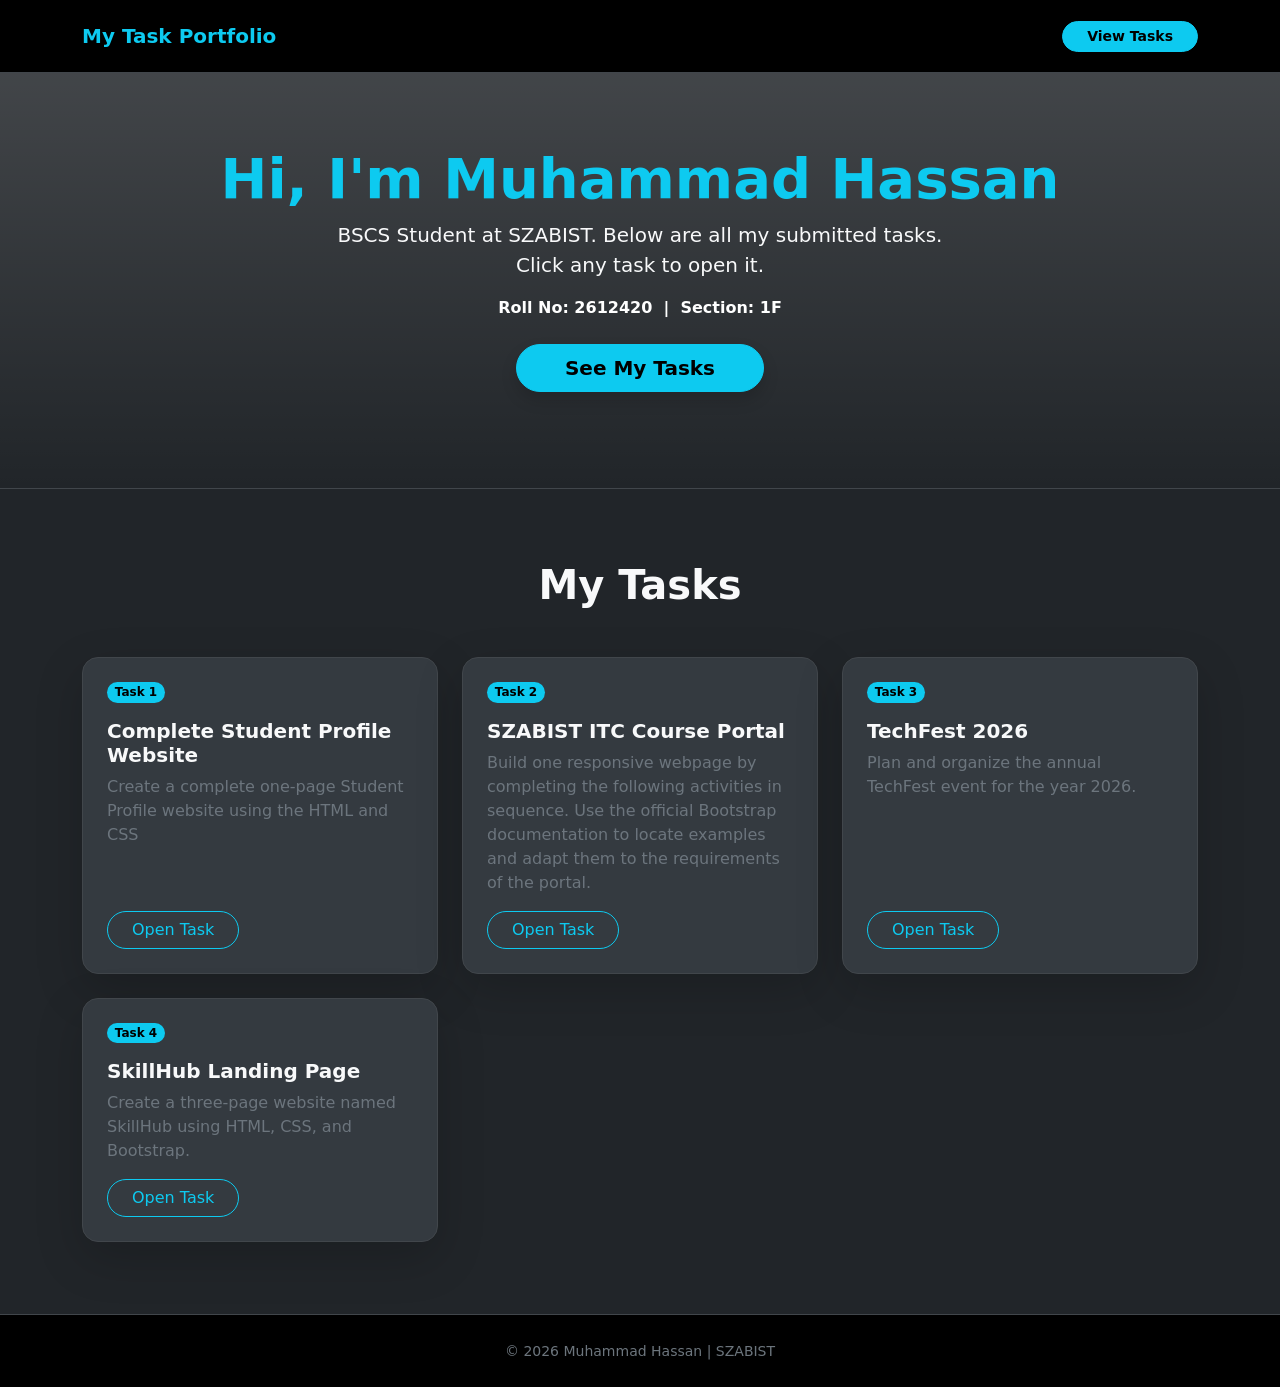
<file: index.html>
<!DOCTYPE html>
<html lang="en" data-bs-theme="dark">

<head>
    <meta charset="UTF-8">
    <meta name="viewport" content="width=device-width, initial-scale=1.0">
    <title>Muhammad Hassan | Szabist Practicals</title>
    <link rel="stylesheet" href="https://cdn.jsdelivr.net/npm/bootstrap@5.3.8/dist/css/bootstrap.min.css">
</head>

<body class="bg-body text-body">

    <nav class="navbar bg-black sticky-top border-bottom border-secondary-subtle py-3" data-bs-theme="dark">
        <div class="container">
            <a class="navbar-brand fw-bold text-info" href="#">My Task Portfolio</a>
            <a href="#tasks" class="btn btn-info btn-sm rounded-pill px-4 fw-semibold">View Tasks</a>
        </div>
    </nav>

    <section class="bg-dark bg-gradient text-white text-center py-5 px-3 border-bottom border-secondary-subtle">
        <h1 class="display-4 fw-bolder mt-4 text-info">Hi, I'm Muhammad Hassan</h1>
        <p class="lead mx-auto col-12 col-md-8 col-lg-6 text-light">
            BSCS Student at SZABIST. Below are all my submitted tasks. Click any task to open it.
        </p>
        <p class="text-white fw-semibold mb-4">Roll No: 2612420 &nbsp;|&nbsp; Section: 1F</p>
        <a href="#tasks" class="btn btn-info btn-lg rounded-pill px-5 fw-semibold shadow mb-5">See My Tasks</a>
    </section>

    <section id="tasks" class="container my-5 py-4">
        <h2 class="text-center fw-bold display-6 mb-5 text-light">My Tasks</h2>

        <div class="row g-4">
            <div class="col-12 col-md-6 col-lg-4">
                <div class="card h-100 bg-body-secondary border border-secondary-subtle shadow-lg rounded-4">
                    <div class="card-body p-4 d-flex flex-column">
                        <span class="badge text-bg-info rounded-pill align-self-start mb-3">Task 1</span>
                        <h5 class="card-title fw-bold text-light">Complete Student Profile Website</h5>
                        <p class="card-text text-secondary">Create a complete one-page Student Profile website using the
                            HTML and CSS</p>
                        <a href="Student-Profile-Website.html"
                            class="btn btn-outline-info rounded-pill px-4 mt-auto align-self-start" target="_blank">Open
                            Task</a>
                    </div>
                </div>
            </div>
            <div class="col-12 col-md-6 col-lg-4">
                <div class="card h-100 bg-body-secondary border border-secondary-subtle shadow-lg rounded-4">
                    <div class="card-body p-4 d-flex flex-column">
                        <span class="badge text-bg-info rounded-pill align-self-start mb-3">Task 2</span>
                        <h5 class="card-title fw-bold text-light">SZABIST ITC Course Portal</h5>
                        <p class="card-text text-secondary">Build one responsive webpage by completing the following
                            activities in sequence. Use the official Bootstrap
                            documentation to locate examples and adapt them to the requirements of the portal.</p>
                        <a href="Szabist-ITC-Portal.html"
                            class="btn btn-outline-info rounded-pill px-4 mt-auto align-self-start" target="_blank">Open
                            Task</a>
                    </div>
                </div>
            </div>
            <div class="col-12 col-md-6 col-lg-4">
                <div class="card h-100 bg-body-secondary border border-secondary-subtle shadow-lg rounded-4">
                    <div class="card-body p-4 d-flex flex-column">
                        <span class="badge text-bg-info rounded-pill align-self-start mb-3">Task 3</span>
                        <h5 class="card-title fw-bold text-light">TechFest 2026</h5>
                        <p class="card-text text-secondary">Plan and organize the annual TechFest event for the year
                            2026.</p>
                        <a href="TechFest-2026.html"
                            class="btn btn-outline-info rounded-pill px-4 mt-auto align-self-start" target="_blank">Open
                            Task</a>
                    </div>
                </div>
            </div>
            <div class="col-12 col-md-6 col-lg-4">
                <div class="card h-100 bg-body-secondary border border-secondary-subtle shadow-lg rounded-4">
                    <div class="card-body p-4 d-flex flex-column">
                        <span class="badge text-bg-info rounded-pill align-self-start mb-3">Task 4</span>
                        <h5 class="card-title fw-bold text-light">SkillHub Landing Page</h5>
                        <p class="card-text text-secondary">Create a three-page website named SkillHub using HTML, CSS,
                            and Bootstrap.</p>
                        <a href="SkillHub/main.html" class="btn btn-outline-info rounded-pill px-4 mt-auto align-self-start" target="_blank">Open Task</a>
                    </div>
                </div>
            </div>
        </div>
    </section>
    <footer class="bg-black text-secondary text-center py-4 border-top border-secondary-subtle">
        <small>&copy; 2026 Muhammad Hassan | SZABIST</small>
    </footer>
    <script src="https://cdn.jsdelivr.net/npm/bootstrap@5.3.8/dist/js/bootstrap.bundle.min.js"></script>
</body>

</html>
</file>
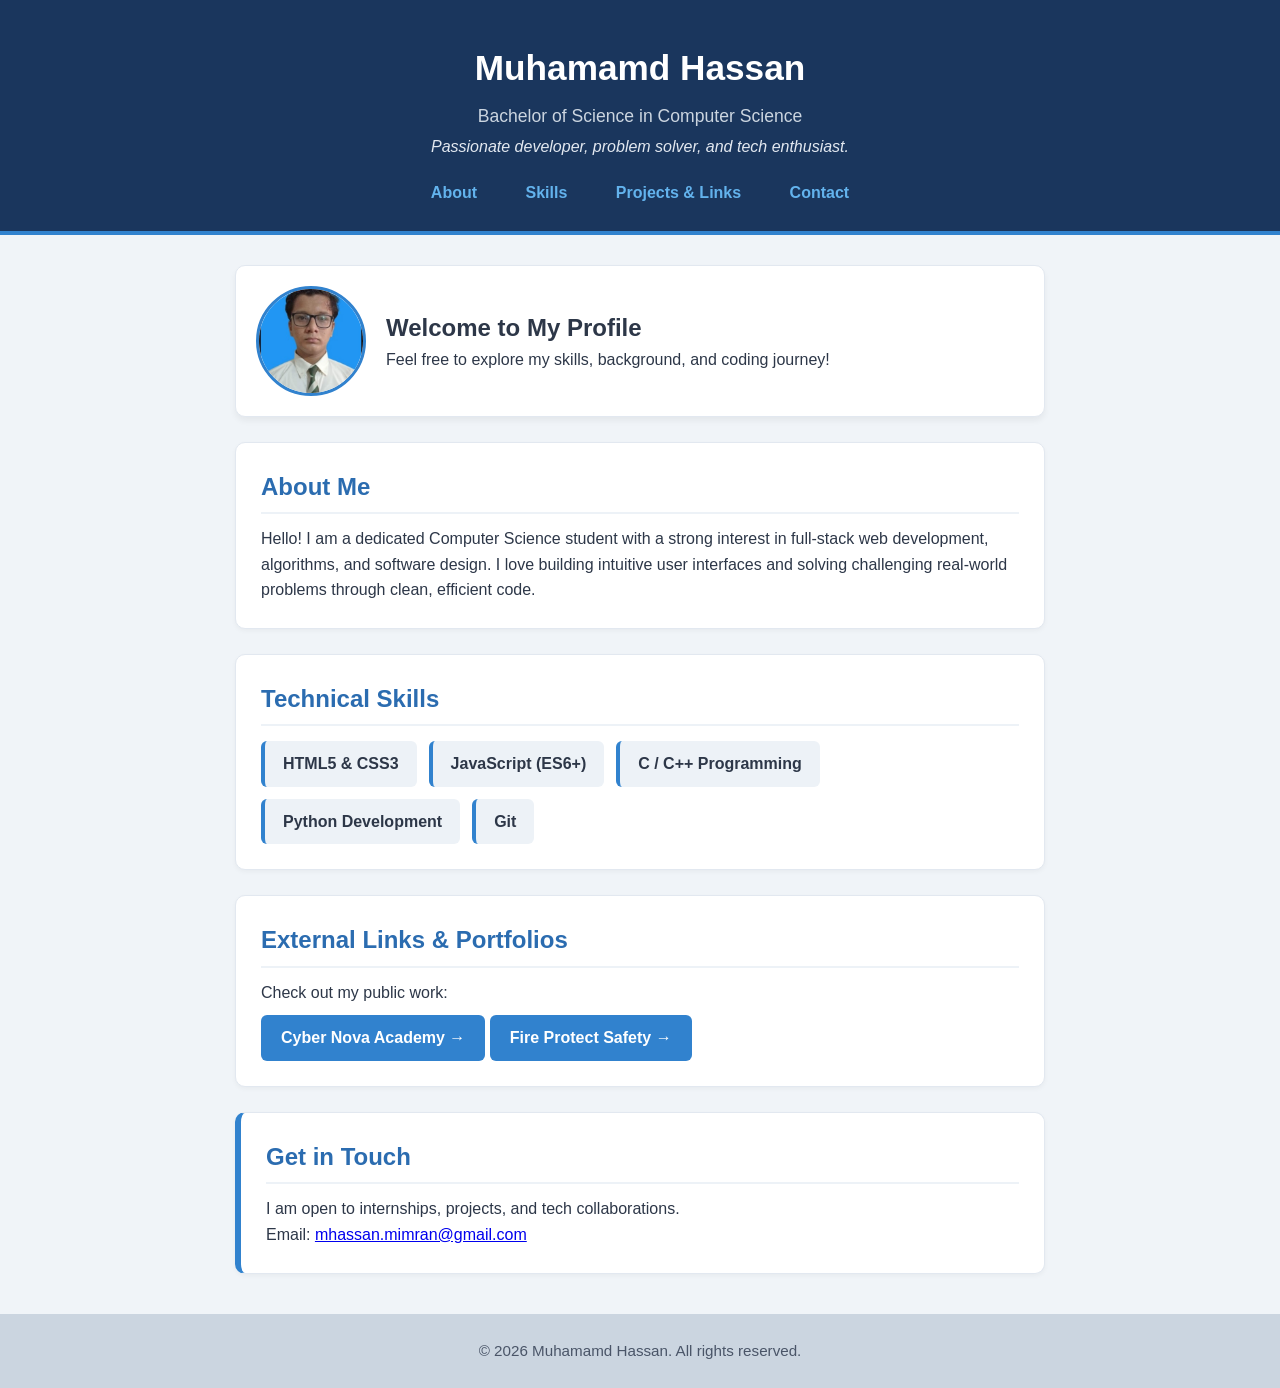
<file: Student-Profile-Website.html>
<!DOCTYPE html>
<html lang="en">
<head>
    <meta charset="UTF-8">
    <meta name="viewport" content="width=device-width, initial-scale=1.0">
    <title>Student Profile - Muhamamd Hassan</title>
    <link rel="stylesheet" href="Student-Profile-Website.css">
</head>
<body>
    <header>
        <h1>Muhamamd Hassan</h1>
        <p class="subtitle">Bachelor of Science in Computer Science</p>
        <p class="tagline">Passionate developer, problem solver, and tech enthusiast.</p>
        <nav>
            <ul>
                <li><a href="#about">About</a></li>
                <li><a href="#skills">Skills</a></li>
                <li><a href="#projects">Projects & Links</a></li>
                <li><a href="#contact">Contact</a></li>
            </ul>
        </nav>
    </header>
    <main>
        <section class="profile-card">
            <img src="images/profile.jpg" alt="Profile photo of Muhamamd Hassan" class="profile-img">
            <div class="profile-intro">
                <h2>Welcome to My Profile</h2>
                <p>Feel free to explore my skills, background, and coding journey!</p>
            </div>
        </section>

        <section id="about" class="card">
            <h2>About Me</h2>
            <p>
                Hello! I am a dedicated Computer Science student with a strong interest in full-stack web 
                development, algorithms, and software design. I love building intuitive user interfaces 
                and solving challenging real-world problems through clean, efficient code.
            </p>
        </section>
        <section id="skills" class="card">
            <h2>Technical Skills</h2>
            <ul class="skills-grid">
                <li class="skill-item">HTML5 & CSS3</li>
                <li class="skill-item">JavaScript (ES6+)</li>
                <li class="skill-item">C / C++ Programming</li>
                <li class="skill-item">Python Development</li>
                <li class="skill-item">Git</li>
            </ul>
        </section>

        <section id="projects" class="card">
            <h2>External Links & Portfolios</h2>
            <p>Check out my public work:</p>
            <p>
                <a href="https://nex-coders-hky.github.io/Cyber-web-app/" target="_blank" class="external-btn">
                    Cyber Nova Academy &rarr;
                </a>
                <a href="https://nex-coders-hky.github.io/fire-web-app/" target="_blank" class="external-btn">
                    Fire Protect Safety &rarr;
                </a>
            </p>
        </section>

        <section id="contact" class="card">
            <h2>Get in Touch</h2>
            <p>I am open to internships, projects, and tech collaborations.</p>
            <p>Email: <a href="mailto:mhassan.mimran@gmail.com">mhassan.mimran@gmail.com</a></p>
        </section>

    </main>
    <footer>
        <p>&copy; 2026 Muhamamd Hassan. All rights reserved.</p>
    </footer>

</body>
</html>
</file>
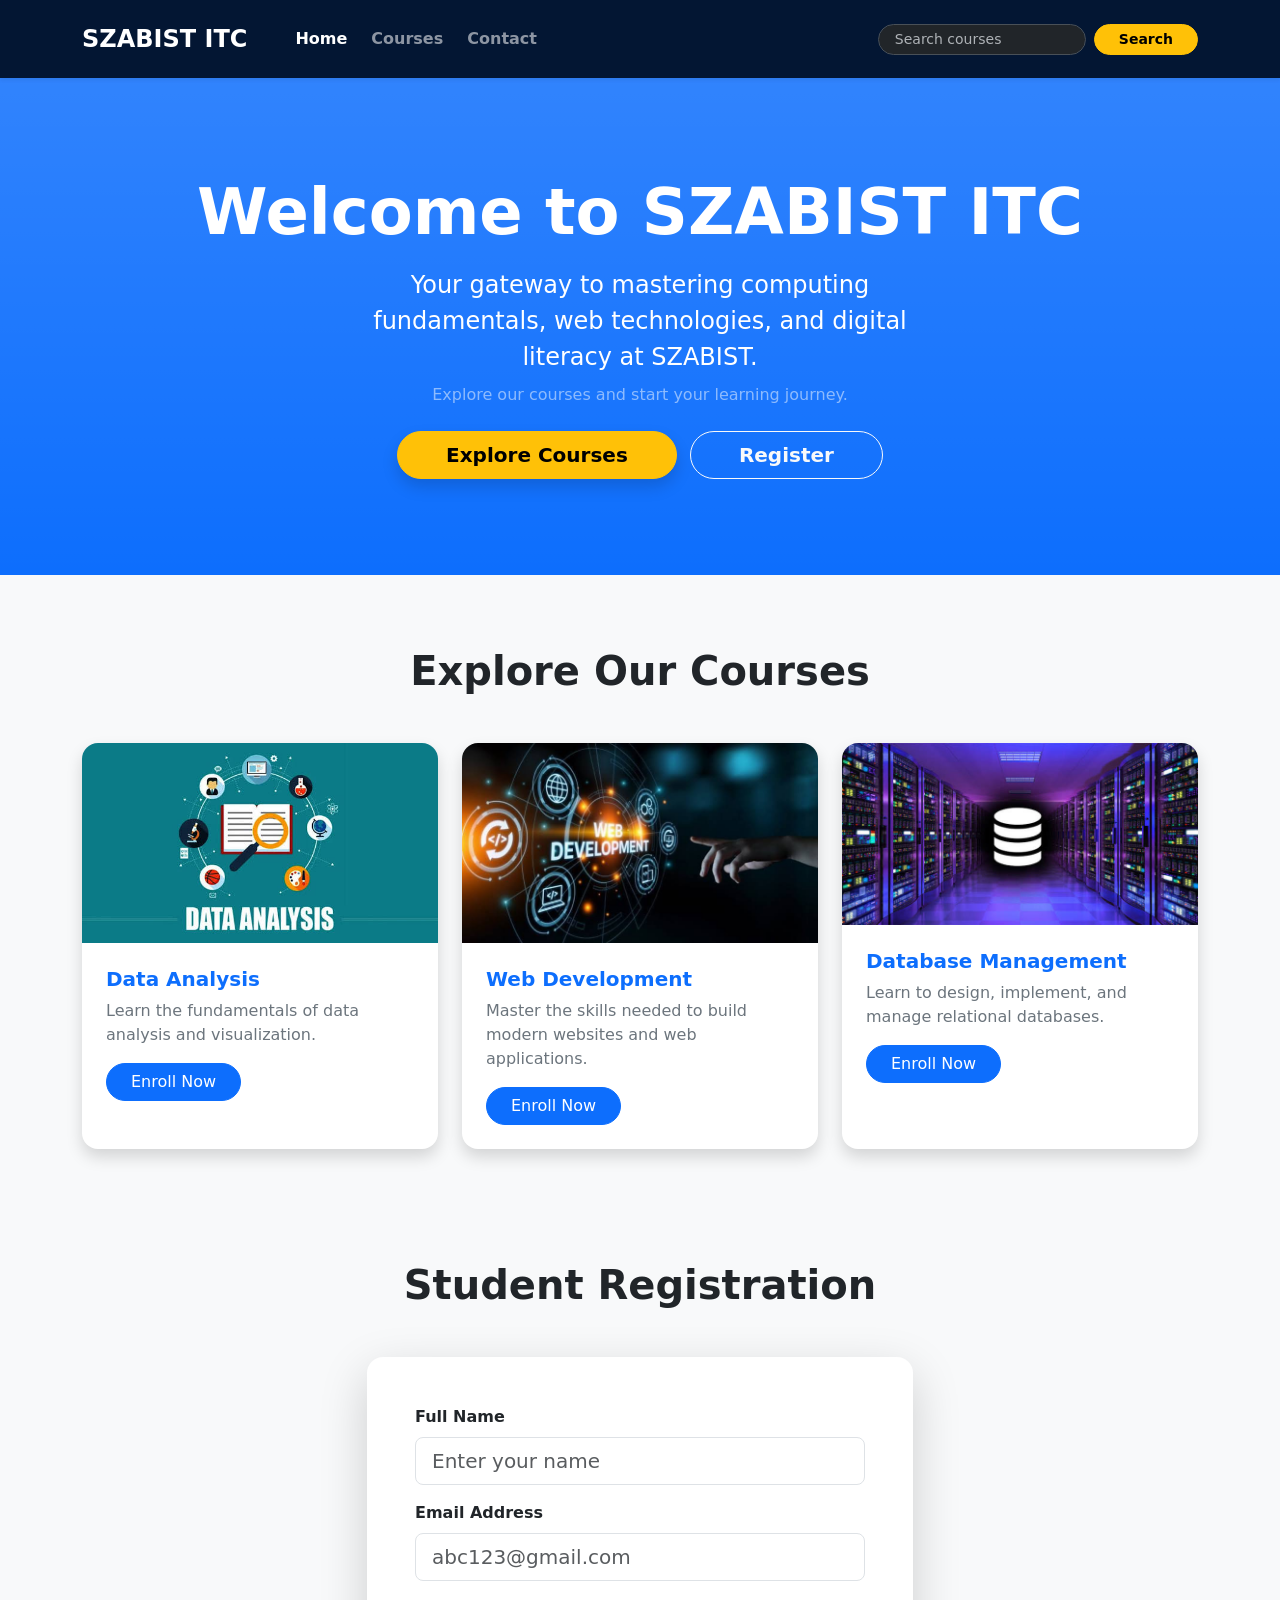
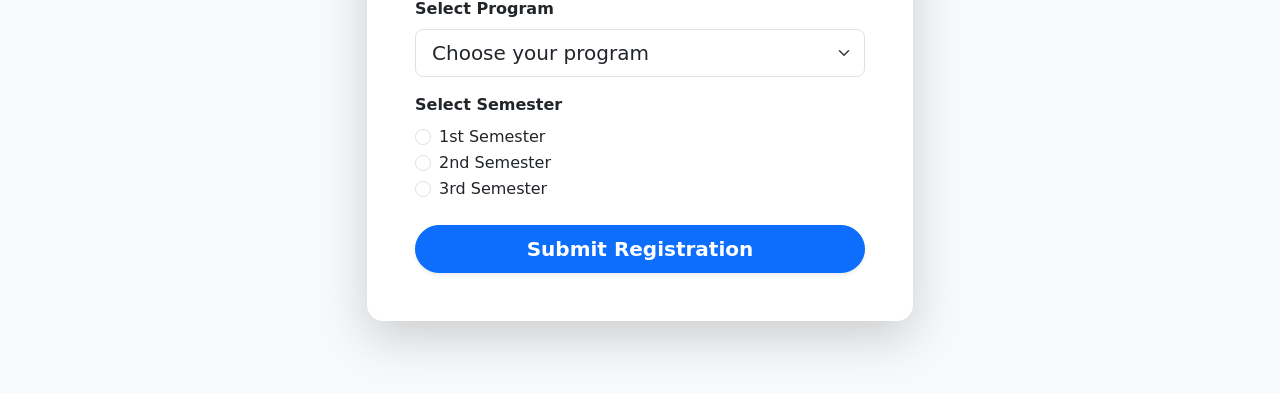
<file: Szabist-ITC-Portal.html>
<!DOCTYPE html>
<html lang="en">
<head>
    <meta charset="UTF-8">
    <meta name="viewport" content="width=device-width, initial-scale=1.0">
    <title>SZABIST ITC Course Portal | Department of Computer Science</title>
    <link rel="stylesheet" href="https://cdn.jsdelivr.net/npm/bootstrap@5.3.8/dist/css/bootstrap.min.css">
</head>
<body class="bg-body-tertiary">
    <nav class="navbar navbar-expand-lg bg-primary-subtle sticky-top shadow-sm py-3" data-bs-theme="dark">
        <div class="container">
            <a class="navbar-brand fw-bold fs-4 text-uppercase" href="#">SZABIST ITC</a>
            <button class="navbar-toggler" type="button" data-bs-toggle="collapse" data-bs-target="#navbarMenu"
                aria-controls="navbarMenu" aria-expanded="false" aria-label="Toggle navigation">
                <span class="navbar-toggler-icon"></span>
            </button>
            <div class="collapse navbar-collapse" id="navbarMenu">
                <ul class="navbar-nav me-auto mb-2 mb-lg-0 ms-lg-4 gap-lg-2">
                    <li class="nav-item">
                        <a class="nav-link active fw-semibold" aria-current="page" href="#">Home</a>
                    </li>
                    <li class="nav-item">
                        <a class="nav-link fw-semibold" href="#courses">Courses</a>
                    </li>
                    <li class="nav-item">
                        <a class="nav-link fw-semibold" href="#contact">Contact</a>
                    </li>
                </ul>
                <form class="d-flex" role="search">
                    <input class="form-control form-control-sm rounded-pill me-2 px-3" type="search" placeholder="Search courses" aria-label="Search">
                    <button class="btn btn-sm btn-warning rounded-pill px-4 fw-semibold" type="submit">Search</button>
                </form>
            </div>
        </div>
    </nav>

    <section id="hero" class="bg-primary bg-gradient text-white text-center py-5 px-3">
        <h1 class="display-3 fw-bolder mt-5 mb-3"> Welcome to SZABIST ITC</h1>

        <p class="lead fs-4 mx-auto col-12 col-md-8 col-lg-6 mb-2">Your gateway to mastering computing fundamentals, web technologies, and digital literacy at SZABIST.</p>
        <p class="text-white-50 mb-4">Explore our courses and start your learning journey.</p>

        <a href="#courses" class="btn btn-warning btn-lg rounded-pill px-5 fw-semibold shadow me-2 mb-5">Explore Courses</a>
        <a href="#contact" class="btn btn-outline-light btn-lg rounded-pill px-5 fw-semibold mb-5">Register</a>
    </section>

    <section id="courses" class="container my-5 py-4">
        <h2 class="text-center fw-bold display-6 mb-5">Explore Our Courses</h2>
        <div class="row g-4">
            <div class="col-md-4 mb-3">
                <div class="card h-100 border-0 shadow rounded-4 overflow-hidden">
                    <img src="images/data analysis.jpg" class="card-img-top" alt="Data Analysis">
                    <div class="card-body p-4">
                        <h5 class="card-title fw-bold text-primary">Data Analysis</h5>
                        <p class="card-text text-secondary">Learn the fundamentals of data analysis and visualization.</p>
                        <a href="#contact" class="btn btn-primary rounded-pill px-4">Enroll Now</a>
                    </div>
                </div>
            </div>
            <div class="col-md-4 mb-3">
                <div class="card h-100 border-0 shadow rounded-4 overflow-hidden">
                    <img src="images/web development.jpg" class="card-img-top" alt="Web Development">
                    <div class="card-body p-4">
                        <h5 class="card-title fw-bold text-primary">Web Development</h5>
                        <p class="card-text text-secondary">Master the skills needed to build modern websites and web applications.</p>
                        <a href="#contact" class="btn btn-primary rounded-pill px-4">Enroll Now</a>
                    </div>
                </div>
            </div>
            <div class="col-md-4 mb-3">
                <div class="card h-100 border-0 shadow rounded-4 overflow-hidden">
                    <img src="images/database.jpg" class="card-img-top" alt="Database Management">
                    <div class="card-body p-4">
                        <h5 class="card-title fw-bold text-primary">Database Management</h5>
                        <p class="card-text text-secondary">Learn to design, implement, and manage relational databases.</p>
                        <a href="#contact" class="btn btn-primary rounded-pill px-4">Enroll Now</a>
                    </div>
                </div>
            </div>
        </div>
    </section>

    <section class="container my-5 py-4" id="contact">
        <h2 class="text-center fw-bold display-6 mb-5">
            Student Registration
        </h2>
        <div class="row justify-content-center">
            <div class="col-12 col-md-8 col-lg-6">
                <form class="bg-white border-0 shadow-lg rounded-4 p-4 p-md-5">
                    <div class="mb-3">
                        <label for="studentName" class="form-label fw-semibold">
                            Full Name
                        </label>
                        <input type="text" class="form-control form-control-lg rounded-3" id="studentName" placeholder="Enter your name" required>
                    </div>
                    <div class="mb-3">
                        <label for="studentEmail" class="form-label fw-semibold">
                            Email Address
                        </label>
                        <input type="email" class="form-control form-control-lg rounded-3" id="studentEmail" placeholder="abc123@gmail.com"
                            required>
                    </div>
                    <div class="mb-3">
                        <label for="studentProgram" class="form-label fw-semibold">
                            Select Program
                        </label>
                        <select class="form-select form-select-lg rounded-3" id="studentProgram" required>
                            <option value="" selected disabled>
                                Choose your program
                            </option>
                            <option value="BSCS">
                                Bachelor of Science in Computer Science
                            </option>
                            <option value="BSSE">
                                Bachelor of Science in Software Engineering
                            </option>
                            <option value="BSAI">
                                Bachelor of Science in Artificial Intelligence
                            </option>
                        </select>
                    </div>
                    <div class="mb-4">
                        <label class="form-label fw-semibold">
                            Select Semester
                        </label>
                        <div class="form-check">
                            <input class="form-check-input" type="radio" name="semester" id="semester1" value="1"
                                required>
                            <label class="form-check-label" for="semester1">
                                1st Semester
                            </label>
                        </div>
                        <div class="form-check">
                            <input class="form-check-input" type="radio" name="semester" id="semester2" value="2">
                            <label class="form-check-label" for="semester2">
                                2nd Semester
                            </label>
                        </div>
                        <div class="form-check">
                            <input class="form-check-input" type="radio" name="semester" id="semester3" value="3">
                            <label class="form-check-label" for="semester3">
                                3rd Semester
                            </label>
                        </div>
                    </div>
                    <button type="submit" class="btn btn-primary btn-lg rounded-pill w-100 fw-semibold shadow-sm">
                        Submit Registration
                    </button>
                </form>
            </div>
        </div>
    </section>
    <script src="https://cdn.jsdelivr.net/npm/bootstrap@5.3.8/dist/js/bootstrap.bundle.min.js"></script>
</body>
</html>
</file>
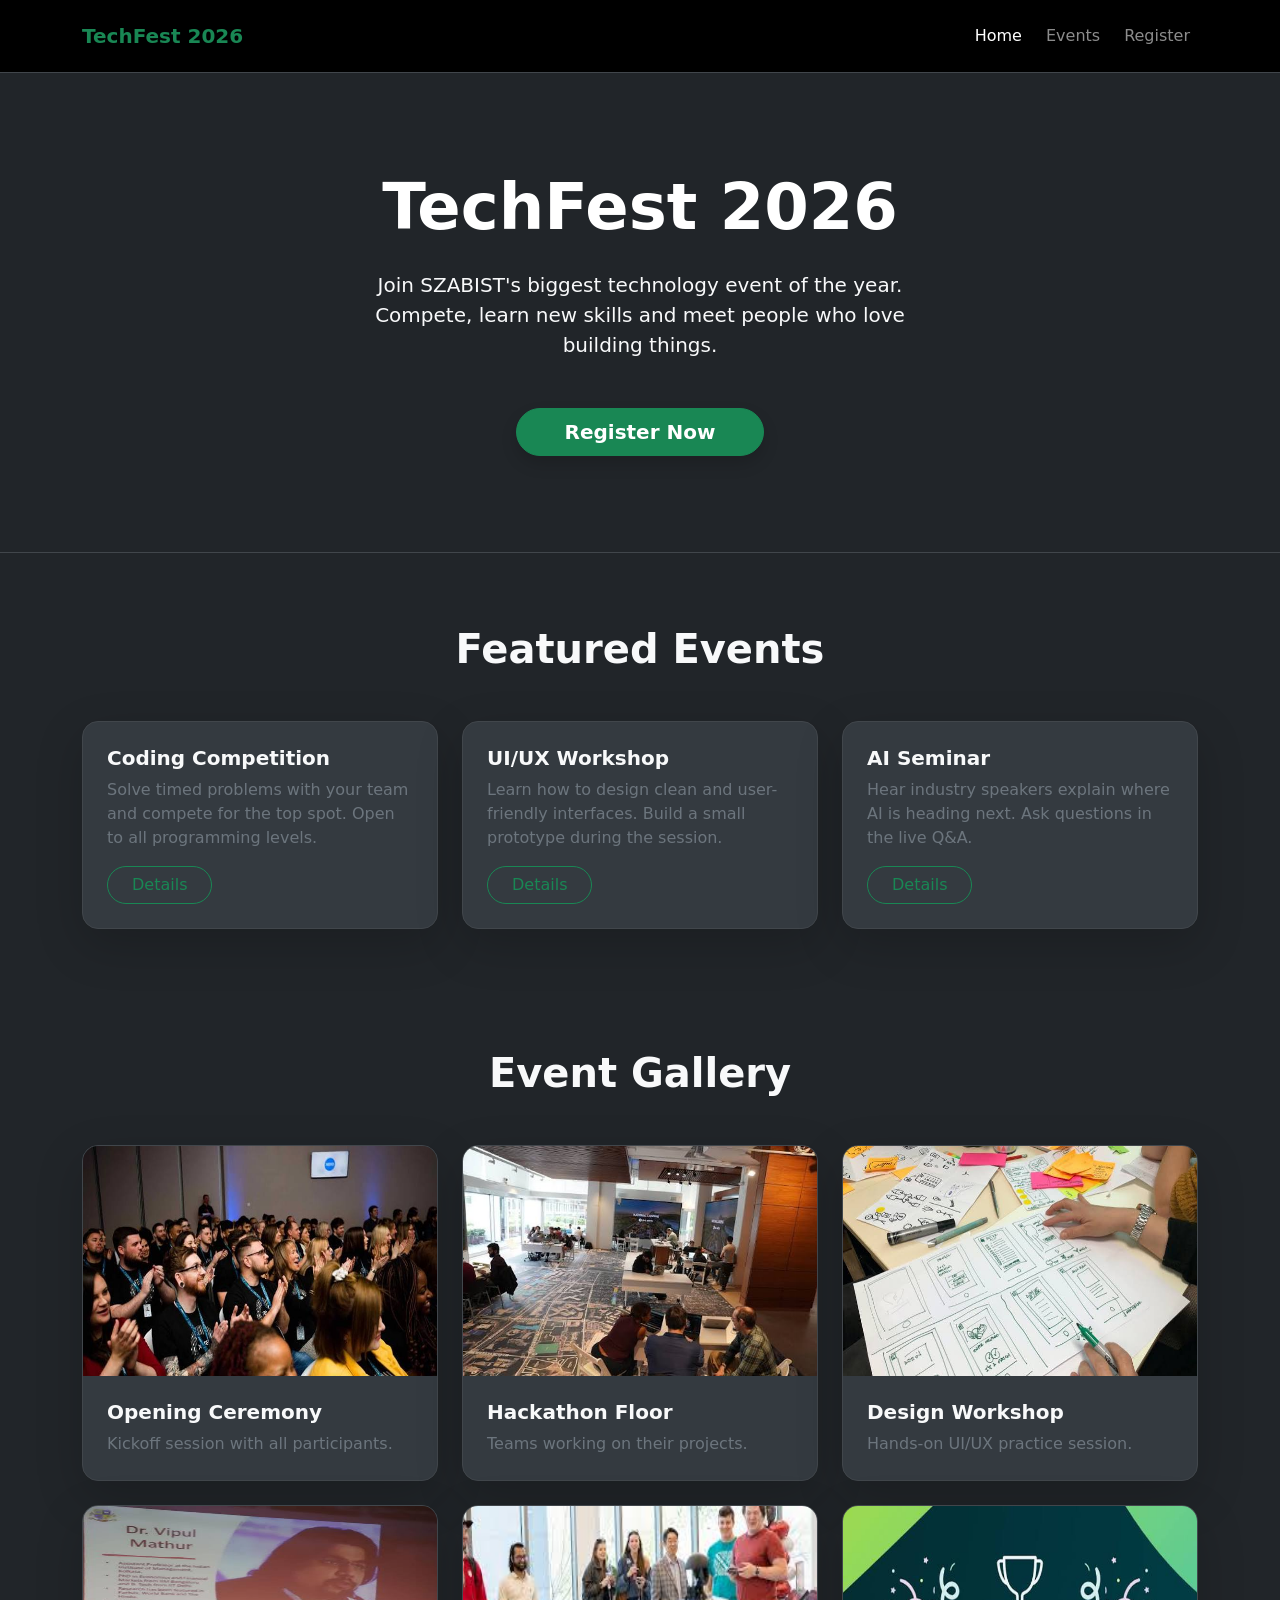
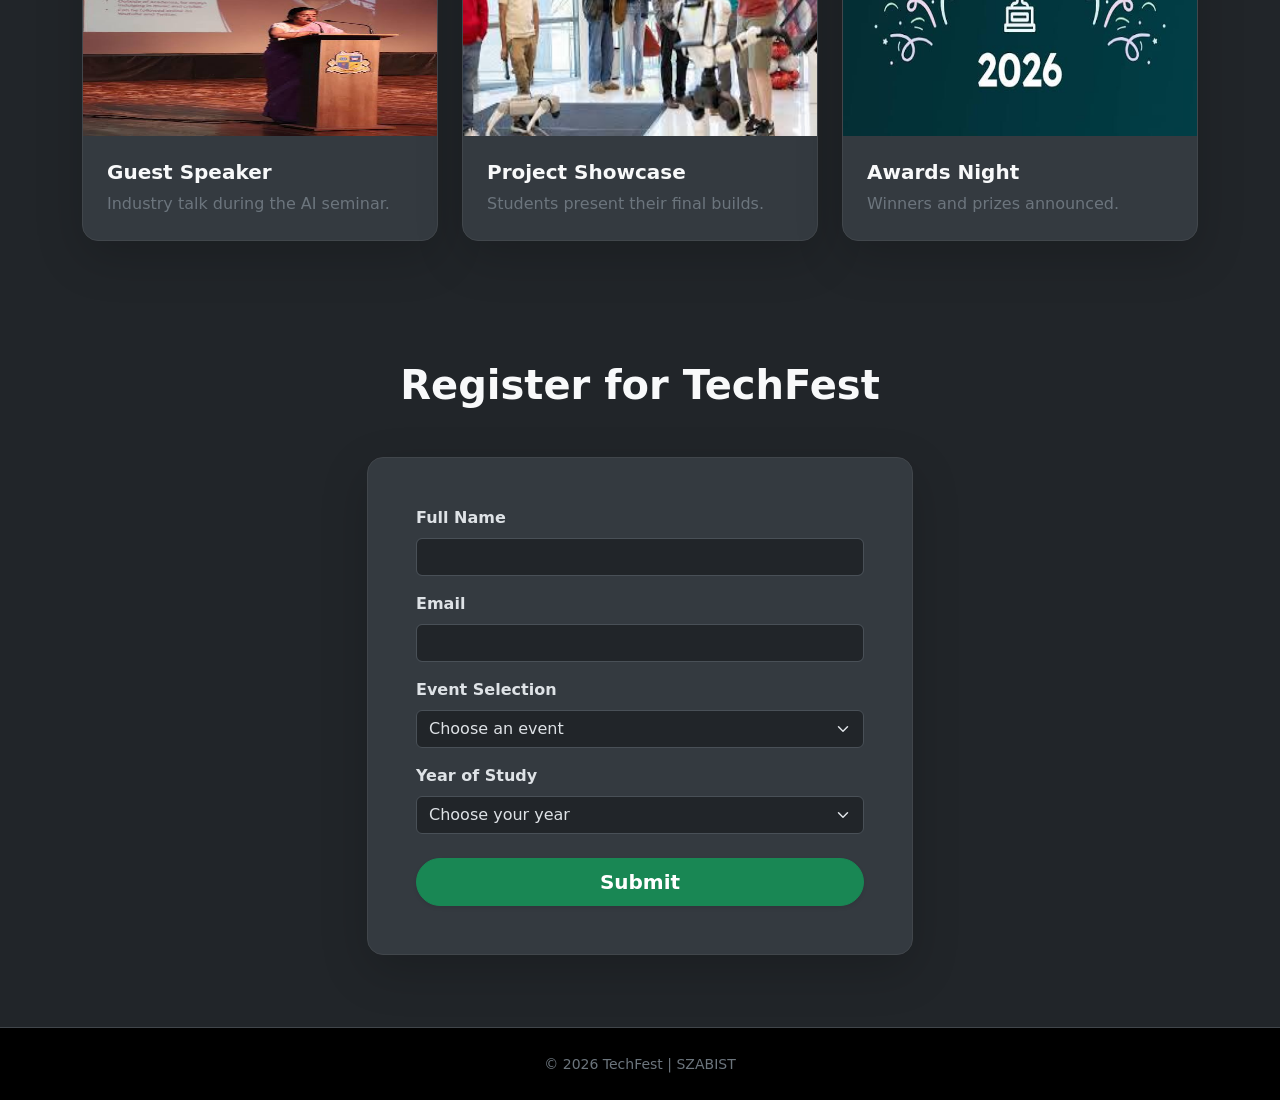
<file: TechFest-2026.html>
<!DOCTYPE html>
<html lang="en" data-bs-theme="dark">

<head>
    <meta charset="UTF-8">
    <meta name="viewport" content="width=device-width, initial-scale=1.0">
    <title>TechFest 2026 | SZABIST</title>
    <link rel="stylesheet" href="https://cdn.jsdelivr.net/npm/bootstrap@5.3.8/dist/css/bootstrap.min.css">
</head>

<body class="bg-body text-body">

    <nav class="navbar navbar-expand-lg bg-black sticky-top border-bottom border-secondary-subtle py-3"
        data-bs-theme="dark">
        <div class="container">
            <a class="navbar-brand fw-bold text-success" href="#home">TechFest 2026</a>
            <button class="navbar-toggler" type="button" data-bs-toggle="collapse" data-bs-target="#techfestMenu"
                aria-controls="techfestMenu" aria-expanded="false" aria-label="Toggle navigation">
                <span class="navbar-toggler-icon"></span>
            </button>
            <div class="collapse navbar-collapse" id="techfestMenu">
                <ul class="navbar-nav ms-auto mb-2 mb-lg-0 gap-lg-2">
                    <li class="nav-item">
                        <a class="nav-link active" aria-current="page" href="#home">Home</a>
                    </li>
                    <li class="nav-item">
                        <a class="nav-link" href="#events">Events</a>
                    </li>
                    <li class="nav-item">
                        <a class="nav-link" href="#register">Register</a>
                    </li>
                </ul>
            </div>
        </div>
    </nav>

    <section id="home" class="bg-dark text-center py-5 px-3 border-bottom border-secondary-subtle">
        <div class="container py-5">
            <h1 class="display-3 fw-bold text-white mb-4">TechFest 2026</h1>
            <p class="lead text-light mx-auto col-12 col-md-8 col-lg-6 mb-5">
                Join SZABIST's biggest technology event of the year. Compete, learn new skills and meet people who
                love building things.
            </p>
            <a href="#register" class="btn btn-success btn-lg rounded-pill px-5 fw-semibold shadow">Register Now</a>
        </div>
    </section>

    <section id="events" class="container py-5 my-4">
        <h2 class="text-center fw-bold display-6 mb-5 text-light">Featured Events</h2>
        <div class="row g-4">
            <div class="col-12 col-md-6 col-lg-4">
                <div class="card h-100 bg-body-secondary border border-secondary-subtle shadow-lg rounded-4">
                    <div class="card-body p-4 d-flex flex-column">
                        <h5 class="card-title fw-bold text-light">Coding Competition</h5>
                        <p class="card-text text-secondary">Solve timed problems with your team and compete for the top spot.
                            Open to all programming levels.</p>
                        <a href="#" class="btn btn-outline-success rounded-pill px-4 mt-auto align-self-start">Details</a>
                    </div>
                </div>
            </div>
            <div class="col-12 col-md-6 col-lg-4">
                <div class="card h-100 bg-body-secondary border border-secondary-subtle shadow-lg rounded-4">
                    <div class="card-body p-4 d-flex flex-column">
                        <h5 class="card-title fw-bold text-light">UI/UX Workshop</h5>
                        <p class="card-text text-secondary">Learn how to design clean and user-friendly interfaces.
                            Build a small prototype during the session.</p>
                        <a href="#" class="btn btn-outline-success rounded-pill px-4 mt-auto align-self-start">Details</a>
                    </div>
                </div>
            </div>
            <div class="col-12 col-md-6 col-lg-4">
                <div class="card h-100 bg-body-secondary border border-secondary-subtle shadow-lg rounded-4">
                    <div class="card-body p-4 d-flex flex-column">
                        <h5 class="card-title fw-bold text-light">AI Seminar</h5>
                        <p class="card-text text-secondary">Hear industry speakers explain where AI is heading next.
                            Ask questions in the live Q&amp;A.</p>
                        <a href="#" class="btn btn-outline-success rounded-pill px-4 mt-auto align-self-start">Details</a>
                    </div>
                </div>
            </div>
        </div>
    </section>
    
    <section id="gallery" class="container py-5 my-4">
        <h2 class="text-center fw-bold display-6 mb-5 text-light">Event Gallery</h2>
        <div class="row row-cols-1 row-cols-md-2 row-cols-lg-3 g-4">
            <div class="col">
                <div class="card h-100 bg-body-secondary border border-secondary-subtle shadow-lg rounded-4 overflow-hidden">
                    <img src="images/Opening Ceremony.jpg" height="230" class="card-img-top" alt="Opening Ceremony">
                    <div class="card-body p-4">
                        <h5 class="card-title fw-bold text-light">Opening Ceremony</h5>
                        <p class="card-text text-secondary mb-0">Kickoff session with all participants.</p>
                    </div>
                </div>
            </div>
            <div class="col">
                <div class="card h-100 bg-body-secondary border border-secondary-subtle shadow-lg rounded-4 overflow-hidden">
                    <img src="images/Hackathon Floor.jpg" height="230" class="card-img-top" alt="Hackathon Floor">
                    <div class="card-body p-4">
                        <h5 class="card-title fw-bold text-light">Hackathon Floor</h5>
                        <p class="card-text text-secondary mb-0">Teams working on their projects.</p>
                    </div>
                </div>
            </div>
            <div class="col">
                <div class="card h-100 bg-body-secondary border border-secondary-subtle shadow-lg rounded-4 overflow-hidden">
                   <img src="images/Design Workshop.jpg" class="card-img-top" height="230" alt="Design Workshop">
                    <div class="card-body p-4">
                        <h5 class="card-title fw-bold text-light">Design Workshop</h5>
                        <p class="card-text text-secondary mb-0">Hands-on UI/UX practice session.</p>
                    </div>
                </div>
            </div>
            <div class="col">
                <div class="card h-100 bg-body-secondary border border-secondary-subtle shadow-lg rounded-4 overflow-hidden">
                   <img src="images/Guest Speaker.jpg" class="card-img-top" height="230" alt="Guest Speaker">
                    <div class="card-body p-4">
                        <h5 class="card-title fw-bold text-light">Guest Speaker</h5>
                        <p class="card-text text-secondary mb-0">Industry talk during the AI seminar.</p>
                    </div>
                </div>
            </div>
            <div class="col">
                <div class="card h-100 bg-body-secondary border border-secondary-subtle shadow-lg rounded-4 overflow-hidden">
                    <img src="images/Project Showcase.jpg" class="card-img-top" height="230" alt="Project Showcase">
                    <div class="card-body p-4">
                        <h5 class="card-title fw-bold text-light">Project Showcase</h5>
                        <p class="card-text text-secondary mb-0">Students present their final builds.</p>
                    </div>
                </div>
            </div>
            <div class="col">
                <div class="card h-100 bg-body-secondary border border-secondary-subtle shadow-lg rounded-4 overflow-hidden">
                   <img src="images/Awards Night.jpg" class="card-img-top" height="230" alt="Awards Night">
                    <div class="card-body p-4">
                        <h5 class="card-title fw-bold text-light">Awards Night</h5>
                        <p class="card-text text-secondary mb-0">Winners and prizes announced.</p>
                    </div>
                </div>
            </div>
        </div>
    </section>
    
        <section id="register" class="container py-5 my-4">
            <h2 class="text-center fw-bold display-6 mb-5 text-light">Register for TechFest</h2>
            <div class="row justify-content-center">
                <div class="col-12 col-md-8 col-lg-6">
                    <form class="bg-body-secondary border border-secondary-subtle shadow-lg rounded-4 p-4 p-md-5">

                        <div class="mb-3">
                            <label for="fullName" class="form-label fw-semibold">Full Name</label>
                            <input type="text" class="form-control" id="fullName" value="" required>
                        </div>
    
                        <!-- Invalid example -->
                        <div class="mb-3">
                            <label for="email" class="form-label fw-semibold">Email</label>
                            <input type="email" class="form-control" id="email" value="
                            " required>
                        </div>
    
                        <div class="mb-3">
                            <label for="eventSelect" class="form-label fw-semibold">Event Selection</label>
                            <select class="form-select" id="eventSelect" required>
                                <option value="" selected disabled>Choose an event</option>
                                <option value="coding">Coding Competition</option>
                                <option value="uiux">UI/UX Workshop</option>
                                <option value="ai">AI Seminar</option>
                            </select>
                        </div>
    
                        <div class="mb-4">
                            <label for="yearOfStudy" class="form-label fw-semibold">Year of Study</label>
                            <select class="form-select" id="yearOfStudy" required>
                                <option value="" selected disabled>Choose your year</option>
                                <option value="1">1st Year</option>
                                <option value="2">2nd Year</option>
                                <option value="3">3rd Year</option>
                                <option value="4">4th Year</option>
                            </select>
                        </div>
    
                        <button type="submit" class="btn btn-success btn-lg rounded-pill w-100 fw-semibold shadow-sm">Submit</button>
                    </form>
                </div>
            </div>
        </section>

    <footer class="bg-black text-secondary text-center py-4 border-top border-secondary-subtle">
        <small>&copy; 2026 TechFest | SZABIST</small>
    </footer>

    <script src="https://cdn.jsdelivr.net/npm/bootstrap@5.3.8/dist/js/bootstrap.bundle.min.js"></script>
</body>
</html>
</file>
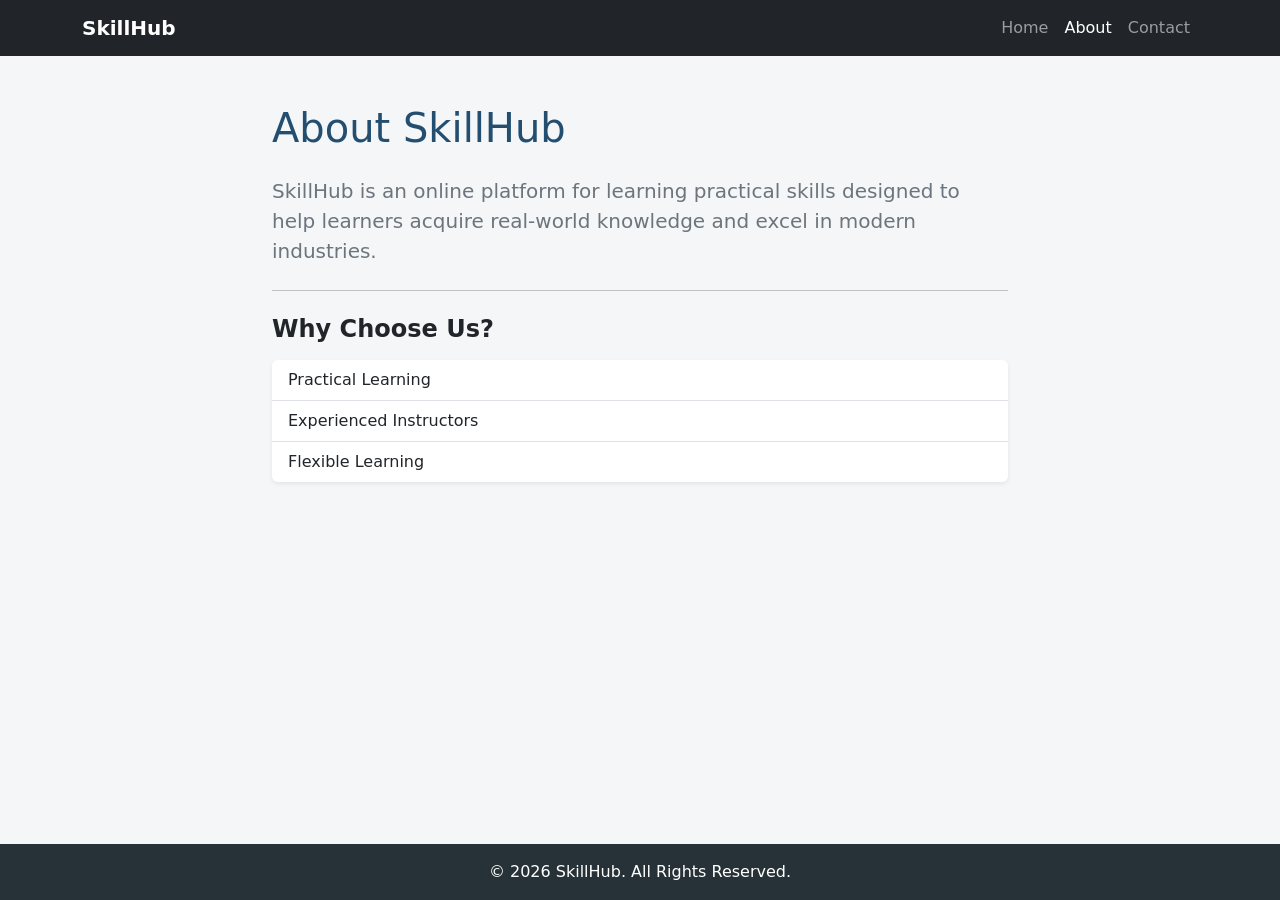
<file: SkillHub/about.html>
<!DOCTYPE html>
<html lang="en">
<head>
    <meta charset="UTF-8">
    <meta name="viewport" content="width=device-width, initial-scale=1.0">
    <title>SkillHub - About Us</title>
    <link href="https://cdn.jsdelivr.net/npm/bootstrap@5.3.3/dist/css/bootstrap.min.css" rel="stylesheet">
    <link rel="stylesheet" href="style.css">
</head>
<body class="d-flex flex-column min-vh-100">

    <nav class="navbar navbar-expand-lg navbar-dark bg-dark">
        <div class="container">
            <a class="navbar-brand fw-bold" href="index.html">SkillHub</a>
            <button class="navbar-toggler" type="button" data-bs-toggle="collapse" data-bs-target="#navbarNav" aria-controls="navbarNav" aria-expanded="false" aria-label="Toggle navigation">
                <span class="navbar-toggler-icon"></span>
            </button>
            <div class="collapse navbar-collapse" id="navbarNav">
                <ul class="navbar-nav ms-auto">
                    <li class="nav-item">
                        <a class="nav-link" href="index.html">Home</a>
                    </li>
                    <li class="nav-item">
                        <a class="nav-link active" aria-current="page" href="about.html">About</a>
                    </li>
                    <li class="nav-item">
                        <a class="nav-link" href="contact.html">Contact</a>
                    </li>
                </ul>
            </div>
        </div>
    </nav>

    <main class="container my-5">
        <div class="row justify-content-center">
            <div class="col-md-8">
                <h1 class="mb-4">About SkillHub</h1>
                <p class="lead text-secondary">
                    SkillHub is an online platform for learning practical skills designed to help learners acquire real-world knowledge and excel in modern industries.
                </p>

                <hr class="my-4">

                <h3 class="h4 mb-3 fw-bold">Why Choose Us?</h3>
                <ul class="list-group list-group-flush shadow-sm rounded">
                    <li class="list-group-item">Practical Learning</li>
                    <li class="list-group-item">Experienced Instructors</li>
                    <li class="list-group-item">Flexible Learning</li>
                </ul>
            </div>
        </div>
    </main>

    <footer class="mt-auto py-3 text-center">
        <div class="container">
            <p class="mb-0">&copy; 2026 SkillHub. All Rights Reserved.</p>
        </div>
    </footer>

    <script src="https://cdn.jsdelivr.net/npm/bootstrap@5.3.3/dist/js/bootstrap.bundle.min.js"></script>
</body>
</html>
</file>
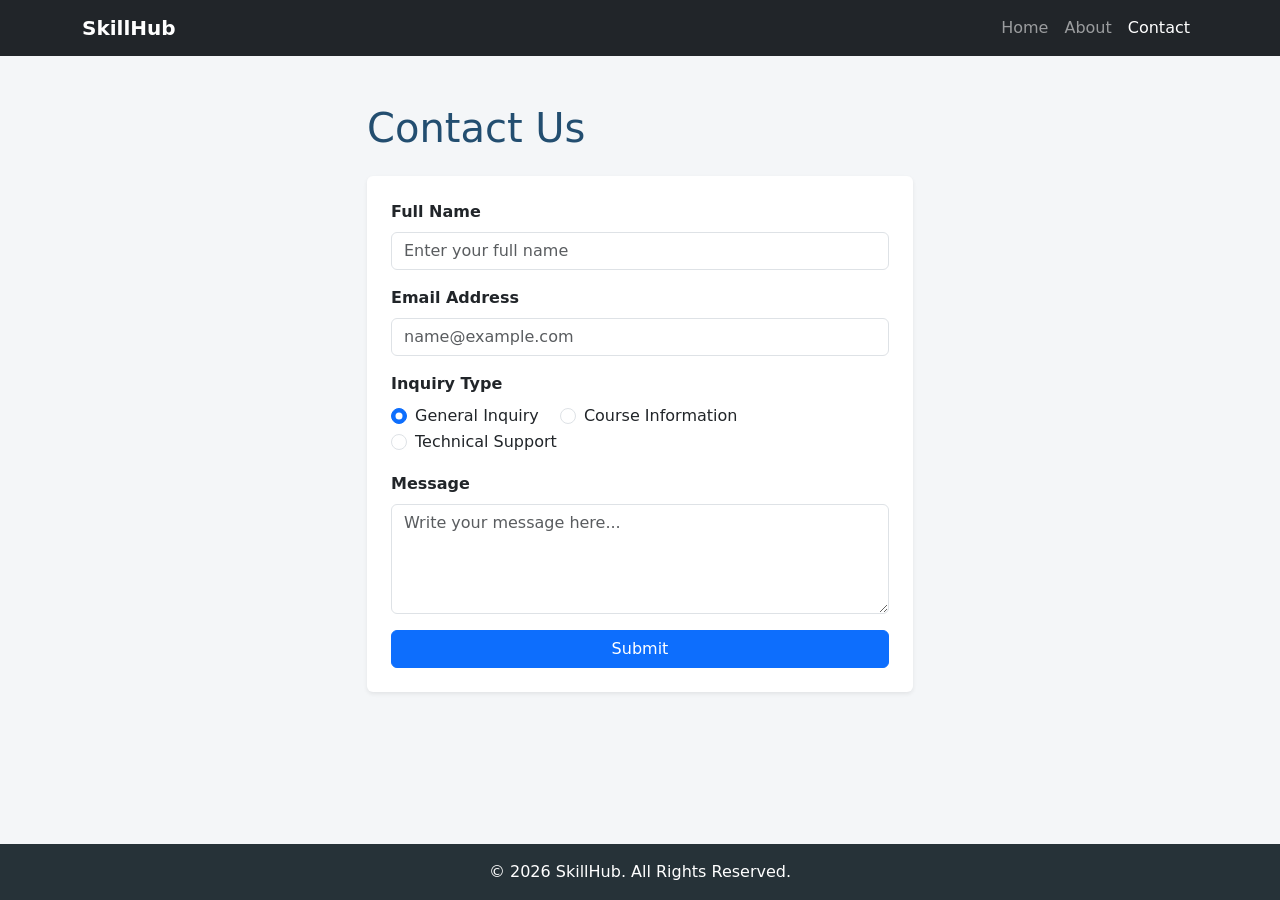
<file: SkillHub/contact.html>
<!DOCTYPE html>
<html lang="en">
<head>
    <meta charset="UTF-8">
    <meta name="viewport" content="width=device-width, initial-scale=1.0">
    <title>SkillHub - Contact Us</title>
    <link href="https://cdn.jsdelivr.net/npm/bootstrap@5.3.3/dist/css/bootstrap.min.css" rel="stylesheet">
    <link rel="stylesheet" href="style.css">
</head>
<body class="d-flex flex-column min-vh-100">

    <nav class="navbar navbar-expand-lg navbar-dark bg-dark">
        <div class="container">
            <a class="navbar-brand fw-bold" href="index.html">SkillHub</a>
            <button class="navbar-toggler" type="button" data-bs-toggle="collapse" data-bs-target="#navbarNav" aria-controls="navbarNav" aria-expanded="false" aria-label="Toggle navigation">
                <span class="navbar-toggler-icon"></span>
            </button>
            <div class="collapse navbar-collapse" id="navbarNav">
                <ul class="navbar-nav ms-auto">
                    <li class="nav-item">
                        <a class="nav-link" href="index.html">Home</a>
                    </li>
                    <li class="nav-item">
                        <a class="nav-link" href="about.html">About</a>
                    </li>
                    <li class="nav-item">
                        <a class="nav-link active" aria-current="page" href="contact.html">Contact</a>
                    </li>
                </ul>
            </div>
        </div>
    </nav>

    <main class="container my-5">
        <div class="row justify-content-center">
            <div class="col-md-8 col-lg-6">
                <h1 class="mb-4">Contact Us</h1>
                
                <form method="POST" class="bg-white p-4 rounded shadow-sm">
                    <div class="mb-3">
                        <label for="fullName" class="form-label fw-semibold">Full Name</label>
                        <input type="text" class="form-control" id="fullName" placeholder="Enter your full name" required>
                    </div>

                    <div class="mb-3">
                        <label for="emailAddress" class="form-label fw-semibold">Email Address</label>
                        <input type="email" class="form-control" id="emailAddress" placeholder="name@example.com" required>
                    </div>

                    <div class="mb-3">
                        <label class="form-label fw-semibold d-block">Inquiry Type</label>
                        <div class="form-check form-check-inline">
                            <input class="form-check-input" type="radio" name="inquiryType" id="generalInquiry" value="general" checked>
                            <label class="form-check-label" for="generalInquiry">General Inquiry</label>
                        </div>
                        <div class="form-check form-check-inline">
                            <input class="form-check-input" type="radio" name="inquiryType" id="courseInfo" value="course">
                            <label class="form-check-label" for="courseInfo">Course Information</label>
                        </div>
                        <div class="form-check form-check-inline">
                            <input class="form-check-input" type="radio" name="inquiryType" id="techSupport" value="support">
                            <label class="form-check-label" for="techSupport">Technical Support</label>
                        </div>
                    </div>

                    <div class="mb-3">
                        <label for="message" class="form-label fw-semibold">Message</label>
                        <textarea class="form-control" id="message" rows="4" placeholder="Write your message here..." required></textarea>
                    </div>

                    <button type="submit" class="btn btn-primary w-100">Submit</button>
                </form>
            </div>
        </div>
    </main>

    <footer class="mt-auto py-3 text-center">
        <div class="container">
            <p class="mb-0">&copy; 2026 SkillHub. All Rights Reserved.</p>
        </div>
    </footer>

    <script src="https://cdn.jsdelivr.net/npm/bootstrap@5.3.3/dist/js/bootstrap.bundle.min.js"></script>
</body>
</html>
</file>
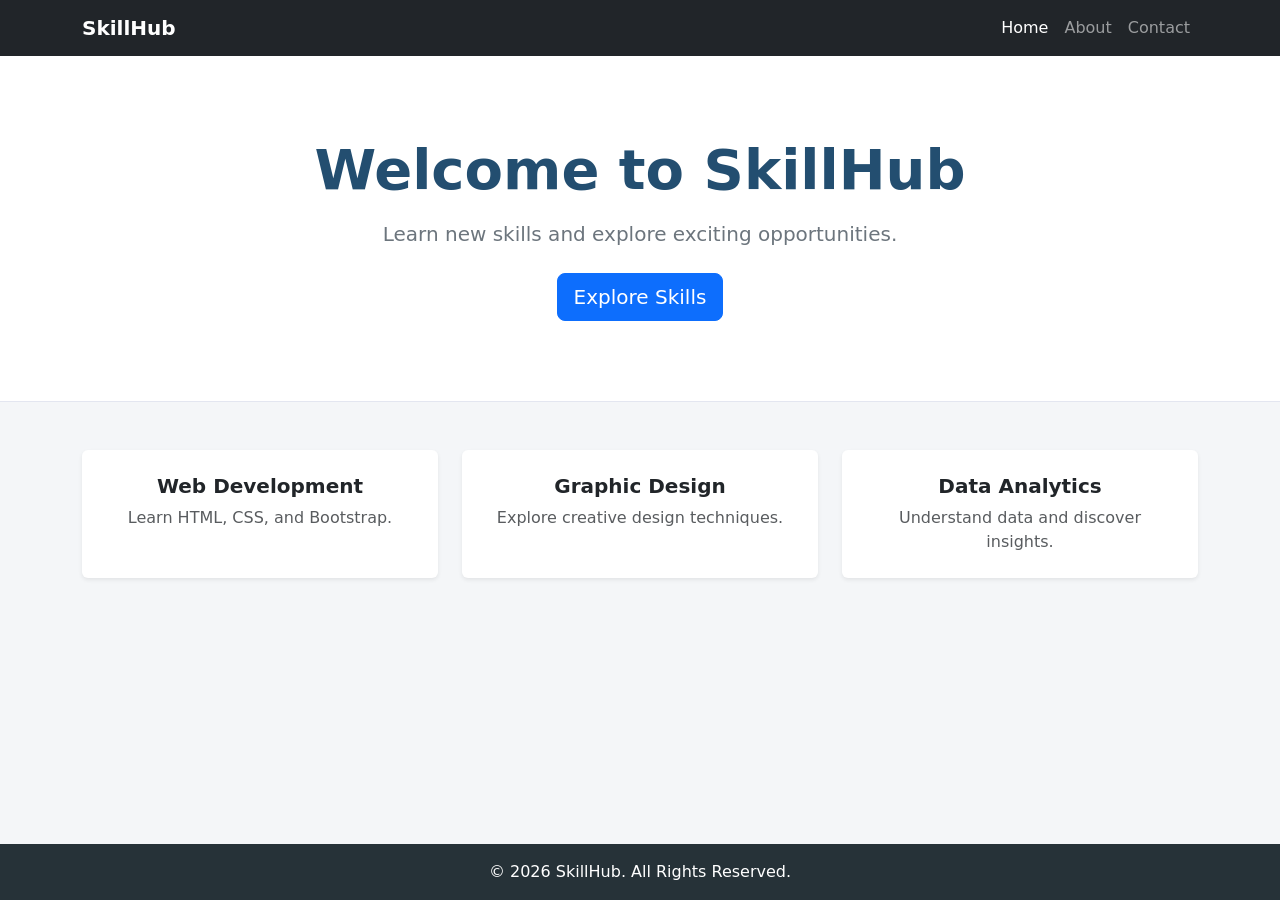
<file: SkillHub/main.html>
<!DOCTYPE html>
<html lang="en">
<head>
    <meta charset="UTF-8">
    <meta name="viewport" content="width=device-width, initial-scale=1.0">
    <title>SkillHub - Home</title>
    <link href="https://cdn.jsdelivr.net/npm/bootstrap@5.3.3/dist/css/bootstrap.min.css" rel="stylesheet">
    <link rel="stylesheet" href="style.css">
</head>
<body class="d-flex flex-column min-vh-100">

    <nav class="navbar navbar-expand-lg navbar-dark bg-dark">
        <div class="container">
            <a class="navbar-brand fw-bold" href="index.html">SkillHub</a>
            <button class="navbar-toggler" type="button" data-bs-toggle="collapse" data-bs-target="#navbarNav" aria-controls="navbarNav" aria-expanded="false" aria-label="Toggle navigation">
                <span class="navbar-toggler-icon"></span>
            </button>
            <div class="collapse navbar-collapse" id="navbarNav">
                <ul class="navbar-nav ms-auto">
                    <li class="nav-item">
                        <a class="nav-link active" aria-current="page" href="index.html">Home</a>
                    </li>
                    <li class="nav-item">
                        <a class="nav-link" href="about.html">About</a>
                    </li>
                    <li class="nav-item">
                        <a class="nav-link" href="contact.html">Contact</a>
                    </li>
                </ul>
            </div>
        </div>
    </nav>

    <section class="hero-section text-center mb-5">
        <div class="container">
            <h1 class="display-4 fw-bold mb-3">Welcome to SkillHub</h1>
            <p class="lead text-secondary mb-4">Learn new skills and explore exciting opportunities.</p>
            <a href="#skills" class="btn btn-primary btn-lg">Explore Skills</a>
        </div>
    </section>

    <main class="container mb-5" id="skills">
        <div class="row g-4">
            <div class="col-12 col-md-6 col-lg-4">
                <div class="card h-100 shadow-sm border-0">
                    <div class="card-body p-4 text-center">
                        <h5 class="card-title fw-bold">Web Development</h5>
                        <p class="card-text text-muted">Learn HTML, CSS, and Bootstrap.</p>
                    </div>
                </div>
            </div>

            <div class="col-12 col-md-6 col-lg-4">
                <div class="card h-100 shadow-sm border-0">
                    <div class="card-body p-4 text-center">
                        <h5 class="card-title fw-bold">Graphic Design</h5>
                        <p class="card-text text-muted">Explore creative design techniques.</p>
                    </div>
                </div>
            </div>

            <div class="col-12 col-md-6 col-lg-4">
                <div class="card h-100 shadow-sm border-0">
                    <div class="card-body p-4 text-center">
                        <h5 class="card-title fw-bold">Data Analytics</h5>
                        <p class="card-text text-muted">Understand data and discover insights.</p>
                    </div>
                </div>
            </div>
        </div>
    </main>

    <footer class="mt-auto py-3 text-center">
        <div class="container">
            <p class="mb-0">&copy; 2026 SkillHub. All Rights Reserved.</p>
        </div>
    </footer>

    <script src="https://cdn.jsdelivr.net/npm/bootstrap@5.3.3/dist/js/bootstrap.bundle.min.js"></script>
</body>
</html>
</file>
<file: Student-Profile-Website.css>
* {
    box-sizing: border-box;
    margin: 0;
    padding: 0;
}

body {
    background-color: #f0f4f8;
    font-family: 'Segoe UI', Tahoma, Geneva, Verdana, sans-serif;
    color: #2d3748;
    line-height: 1.6;
}

header {
    background-color: #1a365d;
    color: #ffffff;
    padding: 40px 20px 25px 20px;
    text-align: center;
    border-bottom: 4px solid #3182ce;
}

header h1 {
    font-size: 2.2rem;
    margin-bottom: 6px;
}

.subtitle {
    color: #cbd5e0;
    font-size: 1.1rem;
    font-weight: 500;
}

.tagline {
    color: #e2e8f0;
    font-style: italic;
    margin-top: 4px;
    margin-bottom: 20px;
}

nav ul {
    list-style: none;
}

nav ul li {
    display: inline-block;
    margin: 0 10px;
}

nav ul li a {
    color: #63b3ed;
    text-decoration: none;
    font-weight: 600;
    padding: 6px 12px;
    border-radius: 4px;
    transition: background-color 0.3s ease, color 0.3s ease;
}

nav ul li a:hover {
    background-color: #2b6cb0;
    color: #ffffff;
}

main {
    max-width: 850px;
    margin: 30px auto;
    padding: 0 20px;
}

.profile-card {
    display: flex;
    align-items: center;
    gap: 20px;
    background-color: #ffffff;
    border-radius: 10px;
    padding: 20px;
    margin-bottom: 25px;
    border: 1px solid #e2e8f0;
    box-shadow: 0 4px 6px rgba(0, 0, 0, 0.05);
}

.profile-img {
    width: 110px;
    height: 110px;
    border-radius: 50%;
    object-fit: cover;
    border: 3px solid #3182ce;
}

.card {
    background-color: #ffffff;
    border: 1px solid #e2e8f0;
    border-radius: 10px;
    padding: 25px;
    margin-bottom: 25px;
    box-shadow: 0 2px 5px rgba(0, 0, 0, 0.04);
}

.card h2 {
    color: #2b6cb0;
    margin-bottom: 12px;
    border-bottom: 2px solid #edf2f7;
    padding-bottom: 6px;
}

.skills-grid {
    list-style: none;
    display: flex;
    flex-wrap: wrap;
    gap: 12px;
    margin-top: 15px;
}

.skill-item {
    background-color: #edf2f7;
    color: #2d3748;
    padding: 10px 18px;
    border-radius: 6px;
    font-weight: 600;
    border-left: 4px solid #3182ce;
    transition: transform 0.2s ease, background-color 0.2s ease;
}

.skill-item:hover {
    transform: translateY(-3px);
    background-color: #e2e8f0;
}

.external-btn {
    display: inline-block;
    margin-top: 10px;
    padding: 10px 20px;
    background-color: #3182ce;
    color: #ffffff;
    text-decoration: none;
    border-radius: 6px;
    font-weight: 600;
    transition: background-color 0.3s ease;
}

.external-btn:hover {
    background-color: #2b6cb0;
}

#contact {
    border-left: 6px solid #3182ce;
}

footer {
    text-align: center;
    padding: 25px;
    background-color: #cbd5e0;
    color: #4a5568;
    font-size: 0.95rem;
    margin-top: 40px;
}
</file>
<file: SkillHub/style.css>
body {
    background-color: #f4f6f8;
}

h1 {
    color: #234e70;
}

.hero-section {
    padding: 80px 20px;
    background-color: #ffffff;
    border-bottom: 1px solid #e3e6f0;
}

footer {
    background-color: #263238;
    color: #ffffff;
}
</file>
